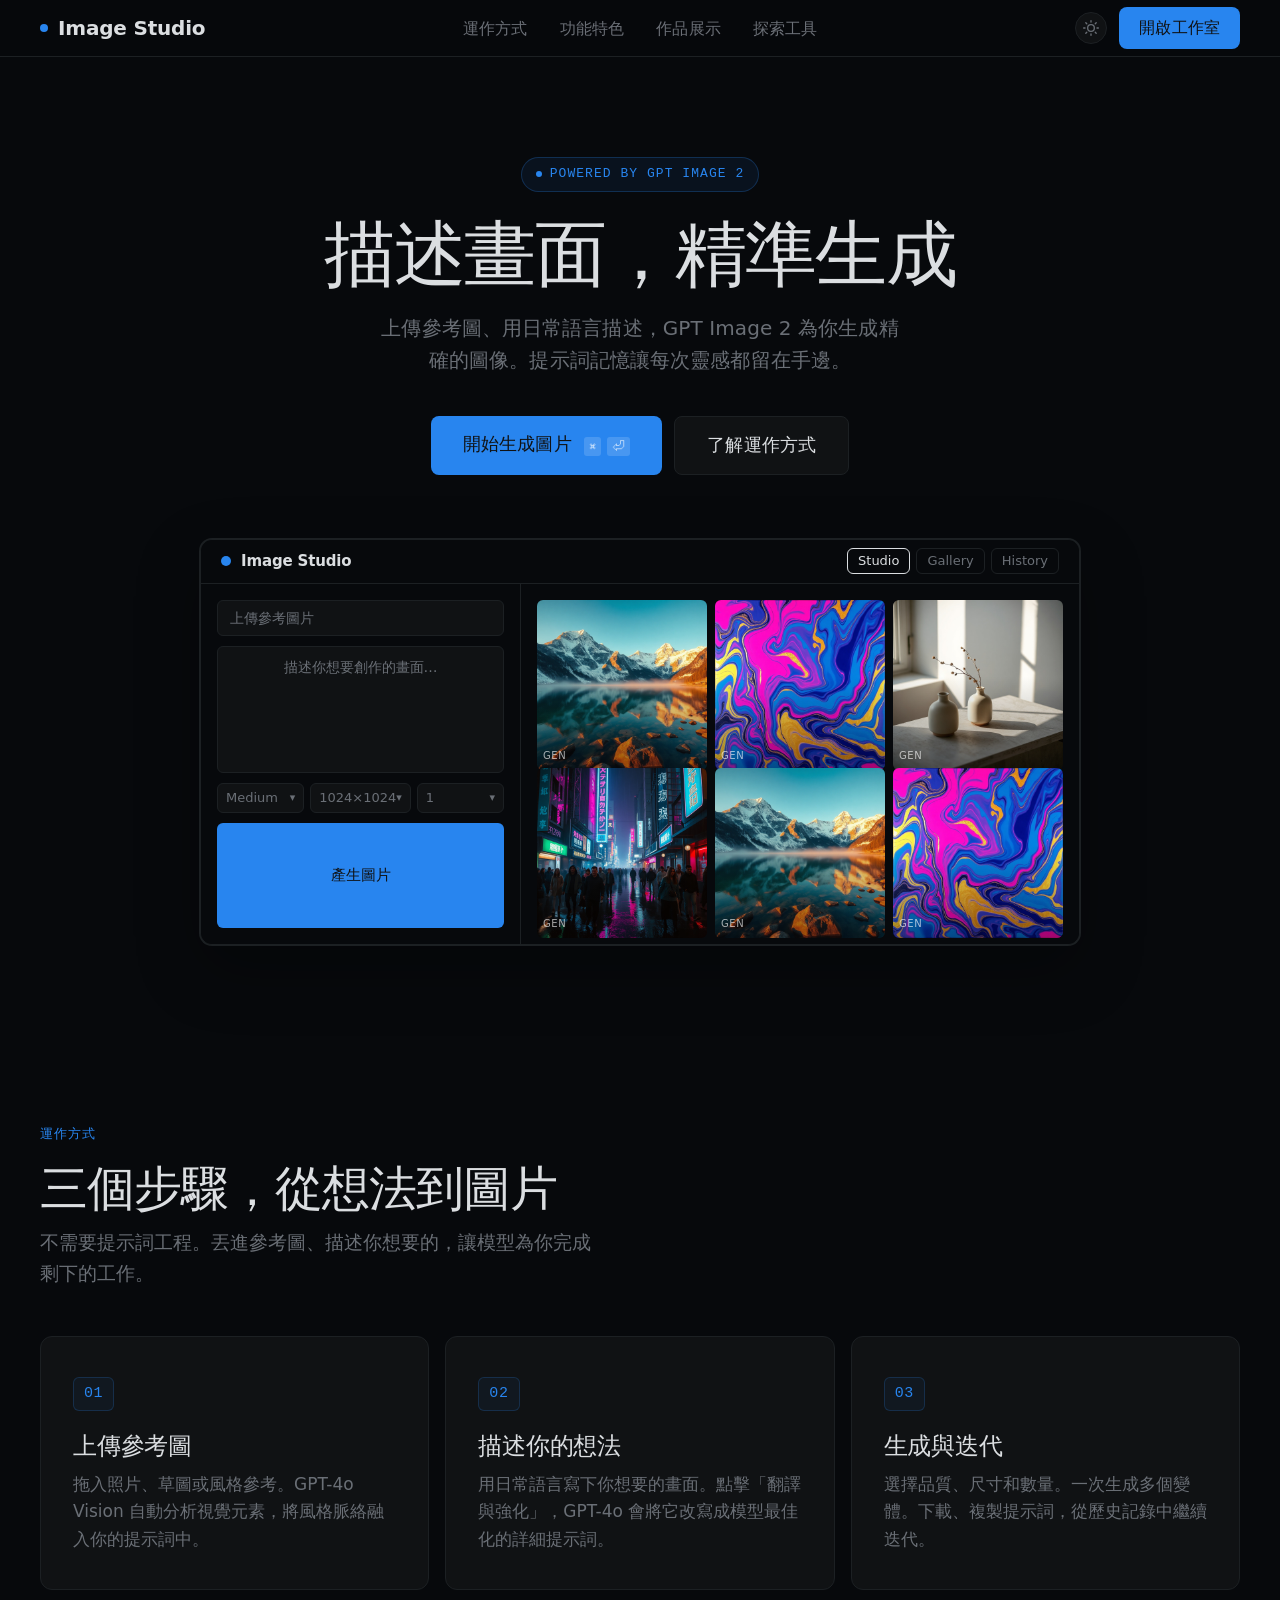
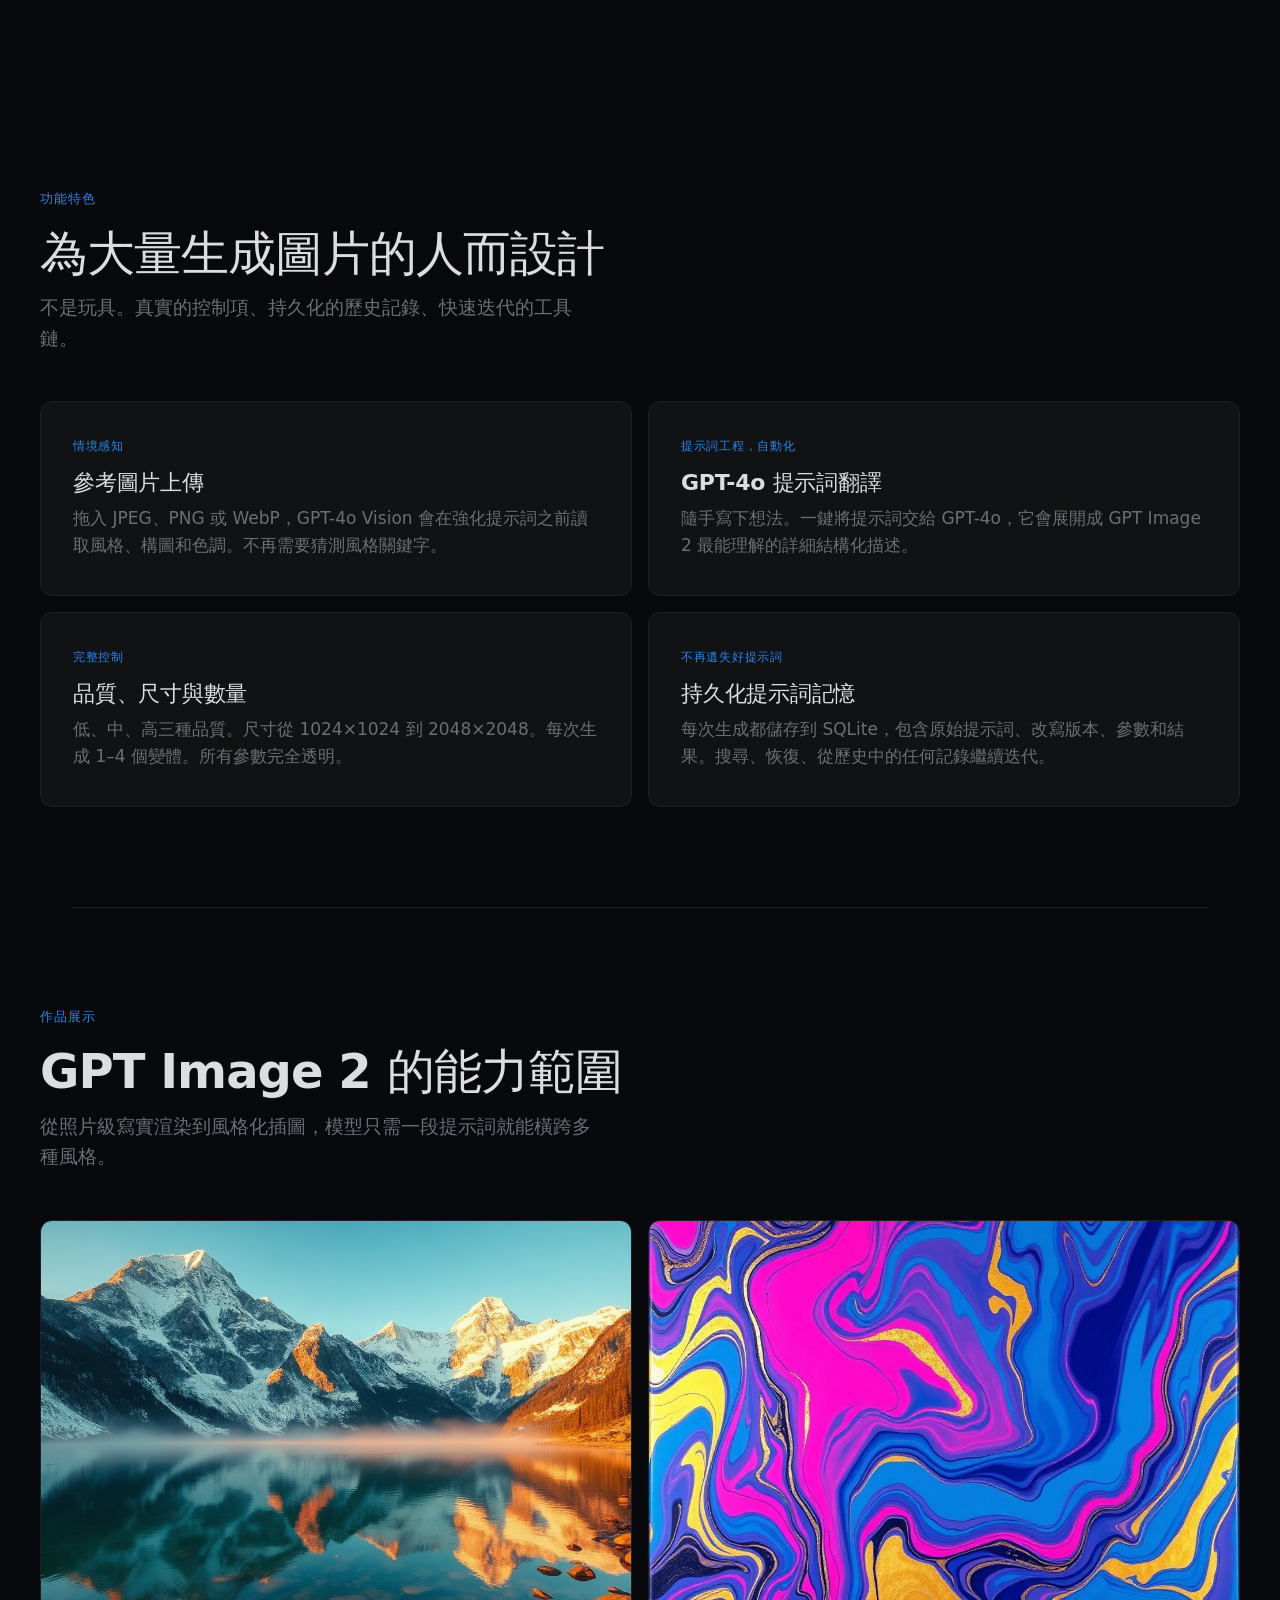
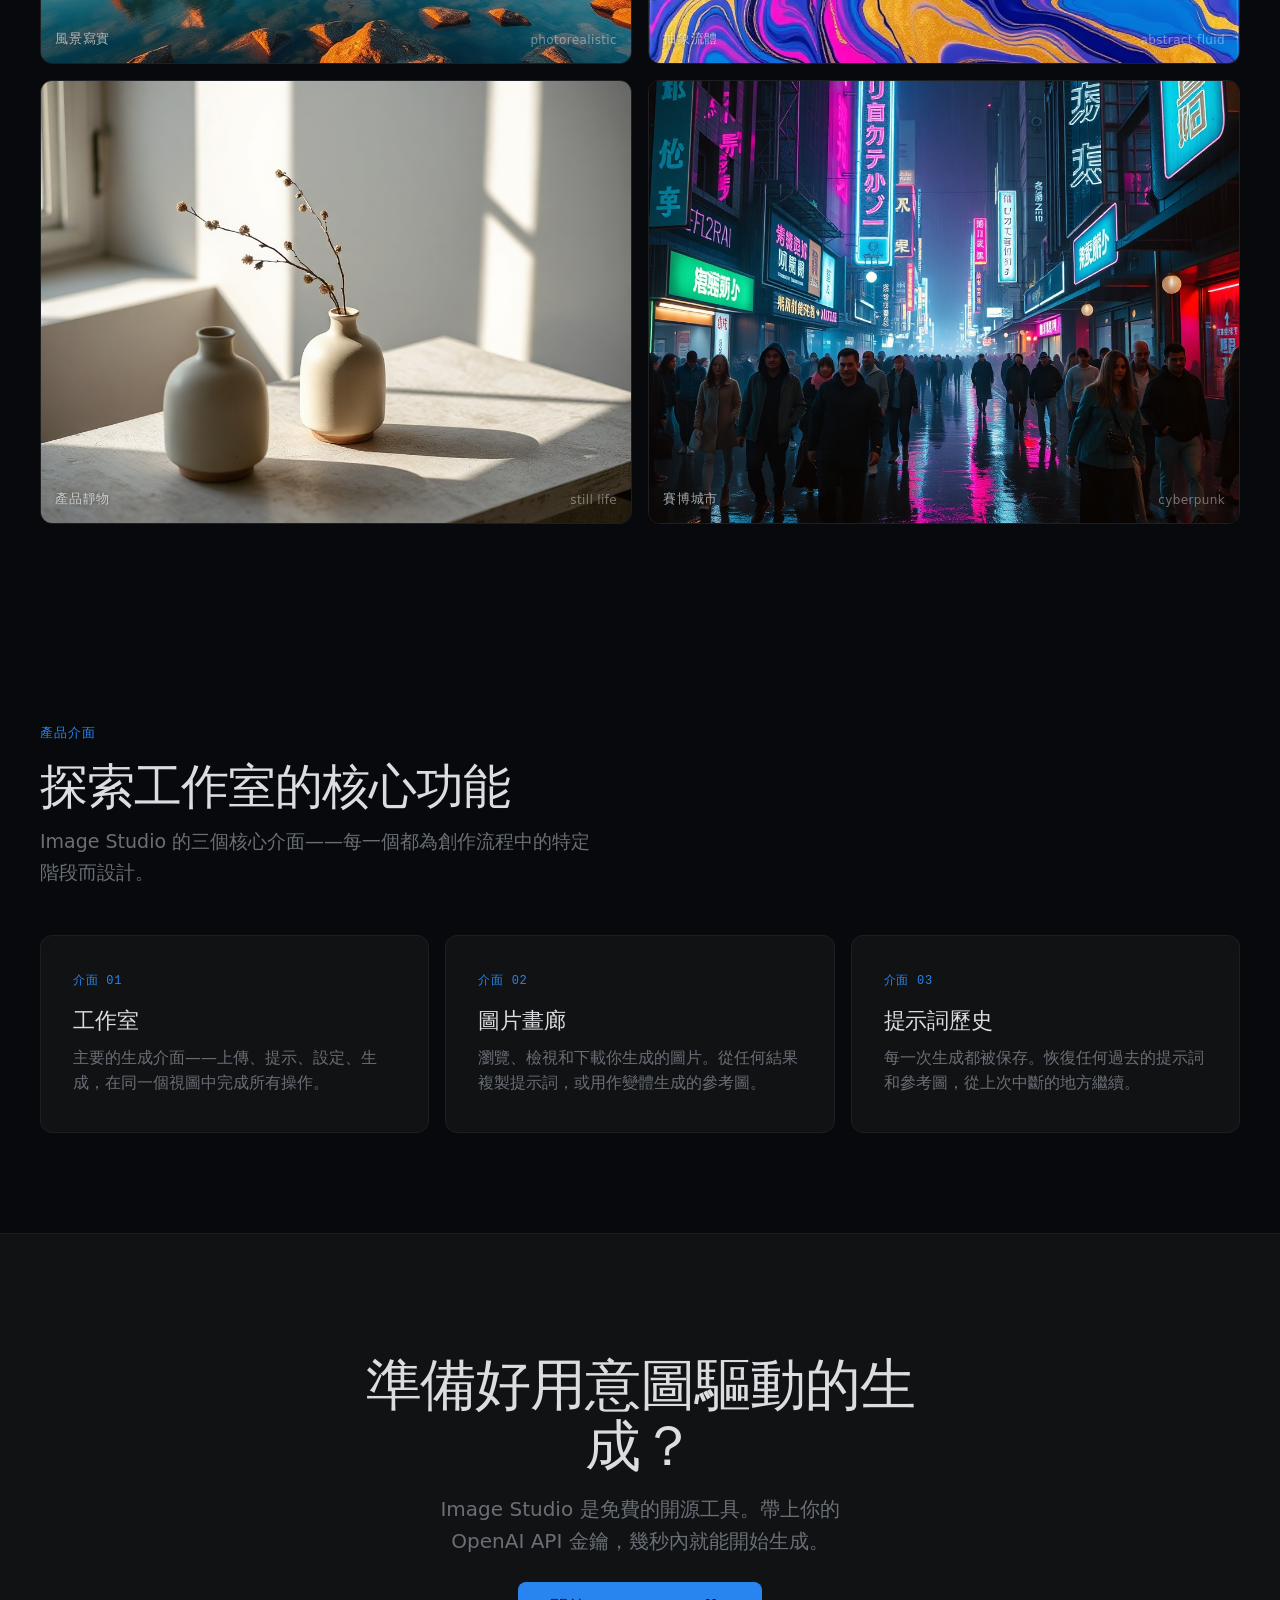
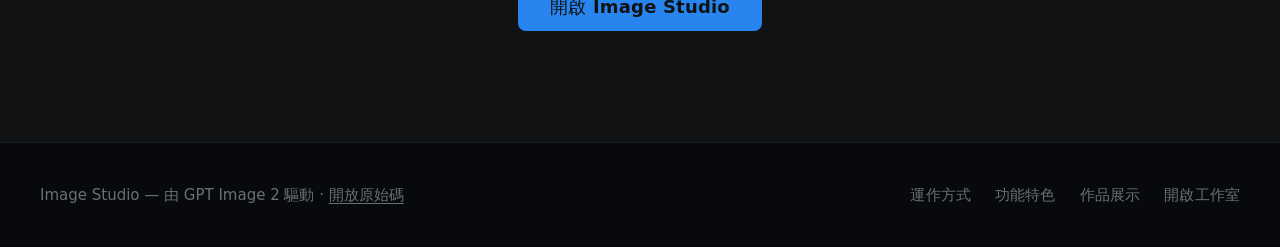
<file: templates/index.html>
<!doctype html>
<html lang="zh-TW" data-theme="dark">
<head>
<meta charset="utf-8" />
<meta name="viewport" content="width=device-width, initial-scale=1" />
<title>Image Studio — GPT Image 2 驅動的 AI 圖像生成工具</title>
<style>
/* ═══════════════════════════════════════════════════════════
   Modern Minimal — Linear / Vercel 風格
   統一全站設計語言：暗色預設 + 電藍 accent + system fonts
   ═══════════════════════════════════════════════════════════ */

:root {
  --bg:      oklch(14% 0.008 250);
  --surface: oklch(18% 0.006 250);
  --fg:      oklch(90% 0.005 250);
  --muted:   oklch(54% 0.012 250);
  --border:  oklch(24% 0.008 250);
  --accent:  oklch(62% 0.18 255);
  --success: oklch(62% 0.14 160);
  --danger:  oklch(55% 0.17 25);
  --star:    oklch(75% 0.18 80);

  --font-display: -apple-system, BlinkMacSystemFont, 'SF Pro Display', system-ui, sans-serif;
  --font-body:    -apple-system, BlinkMacSystemFont, 'SF Pro Text', system-ui, sans-serif;
  --font-mono:    ui-monospace, 'SF Mono', 'JetBrains Mono', Menlo, monospace;

  --radius-sm: 6px;
  --radius: 8px;
  --radius-lg: 12px;
  --max-width: 1200px;
  --ease: 0.25s cubic-bezier(0.22, 0.61, 0.36, 1);
}

[data-theme="light"] {
  --bg:      oklch(99% 0.002 240);
  --surface: oklch(100% 0 0);
  --fg:      oklch(18% 0.012 250);
  --muted:   oklch(54% 0.012 250);
  --border:  oklch(92% 0.005 250);
}

* { box-sizing: border-box; margin: 0; padding: 0; }

body {
  background: var(--bg);
  color: var(--fg);
  font: 18px/1.6 var(--font-body);
  -webkit-font-smoothing: antialiased;
  -moz-osx-font-smoothing: grayscale;
  transition: background var(--ease), color var(--ease);
}

/* ── Nav ──────────────────────────────────────────────── */
.nav {
  position: sticky;
  top: 0;
  z-index: 10;
  background: oklch(from var(--bg) l c h / 0.88);
  backdrop-filter: blur(16px);
  -webkit-backdrop-filter: blur(16px);
  border-bottom: 1px solid var(--border);
  padding: 0 32px;
}
.nav-inner {
  max-width: var(--max-width);
  margin: 0 auto;
  display: flex;
  align-items: center;
  justify-content: space-between;
  height: 56px;
}
.nav-wordmark {
  font-family: var(--font-display);
  font-size: 20px;
  font-weight: 590;
  letter-spacing: -0.01em;
  text-decoration: none;
  color: var(--fg);
  display: flex;
  align-items: center;
  gap: 10px;
}
.nav-wordmark .dot {
  width: 8px; height: 8px;
  border-radius: 50%;
  background: var(--accent);
}
.nav-links {
  display: flex;
  gap: 32px;
  align-items: center;
  list-style: none;
}
.nav-links a {
  font-size: 16px;
  font-weight: 510;
  color: var(--muted);
  text-decoration: none;
  letter-spacing: 0.01em;
  transition: color var(--ease);
}
.nav-links a:hover { color: var(--fg); }

.nav-actions {
  display: flex;
  align-items: center;
  gap: 12px;
}

.theme-toggle {
  width: 32px; height: 32px;
  border-radius: 50%;
  border: 1px solid var(--border);
  background: var(--surface);
  color: var(--muted);
  cursor: pointer;
  display: flex;
  align-items: center;
  justify-content: center;
  font-size: 17px;
  transition: border-color var(--ease), color var(--ease);
}
.theme-toggle:hover { border-color: var(--accent); color: var(--fg); }

.nav-cta {
  font-family: var(--font-body);
  font-size: 16px;
  font-weight: 590;
  padding: 8px 20px;
  border-radius: var(--radius);
  background: var(--accent);
  color: var(--surface);
  cursor: pointer;
  text-decoration: none;
  letter-spacing: 0.01em;
  transition: opacity var(--ease);
  white-space: nowrap;
}
.nav-cta:hover { opacity: 0.88; }

/* Mobile hamburger */
.nav-mobile-toggle {
  display: none;
  width: 36px; height: 36px;
  border: 1px solid var(--border);
  border-radius: var(--radius-sm);
  background: var(--surface);
  color: var(--muted);
  cursor: pointer;
  align-items: center;
  justify-content: center;
  font-size: 20px;
  transition: border-color var(--ease);
}
.nav-mobile-toggle:hover { border-color: var(--accent); }

.mobile-menu {
  display: none;
  position: fixed;
  inset: 56px 0 0 0;
  background: var(--bg);
  border-top: 1px solid var(--border);
  z-index: 20;
  padding: 24px 32px;
  flex-direction: column;
  gap: 4px;
}
.mobile-menu.open { display: flex; }
.mobile-menu a {
  font-size: 19px;
  font-weight: 510;
  color: var(--muted);
  text-decoration: none;
  padding: 12px 0;
  border-bottom: 1px solid var(--border);
  transition: color var(--ease);
}
.mobile-menu a:hover { color: var(--fg); }
.mobile-menu .mobile-cta {
  margin-top: 12px;
  display: block;
  text-align: center;
  padding: 14px 24px;
  border-radius: var(--radius);
  background: var(--accent);
  color: var(--surface);
  font-weight: 590;
  font-size: 17px;
}

/* ── Sections ─────────────────────────────────────────── */
.section {
  padding: 100px 32px;
}
.section-inner {
  max-width: var(--max-width);
  margin: 0 auto;
}
.section-label {
  font-family: var(--font-mono);
  font-size: 13px;
  text-transform: uppercase;
  letter-spacing: 0.08em;
  color: var(--accent);
  margin-bottom: 16px;
}
.section-header {
  margin-bottom: 8px;
}
.section-header h2 {
  font-family: var(--font-display);
  font-size: clamp(32px, 4.5vw, 48px);
  font-weight: 590;
  line-height: 1.12;
  letter-spacing: -0.02em;
  margin-bottom: 12px;
}
.section-header p {
  font-size: 19px;
  color: var(--muted);
  max-width: 560px;
  line-height: 1.6;
}

/* ── Hero ─────────────────────────────────────────────── */
.hero {
  padding: 100px 32px 80px;
  text-align: center;
}
.hero-tag {
  display: inline-flex;
  align-items: center;
  gap: 8px;
  font-family: var(--font-mono);
  font-size: 13px;
  text-transform: uppercase;
  letter-spacing: 0.08em;
  color: var(--accent);
  margin-bottom: 24px;
  padding: 6px 14px;
  border: 1px solid oklch(from var(--accent) l c h / 0.25);
  border-radius: 100px;
  background: oklch(from var(--accent) l c h / 0.08);
}
.hero-tag .pulse {
  width: 6px; height: 6px;
  border-radius: 50%;
  background: var(--accent);
  animation: pulse 2s ease-in-out infinite;
}
@keyframes pulse {
  0%, 100% { opacity: 1; }
  50% { opacity: 0.35; }
}
.hero h1 {
  font-family: var(--font-display);
  font-size: clamp(44px, 7vw, 72px);
  font-weight: 590;
  line-height: 1.06;
  letter-spacing: -0.025em;
  max-width: 800px;
  margin: 0 auto 20px;
}
.hero-sub {
  font-size: clamp(17px, 2vw, 20px);
  color: var(--muted);
  max-width: 520px;
  margin: 0 auto 40px;
  line-height: 1.6;
  letter-spacing: 0.005em;
}
.hero-actions {
  display: flex;
  gap: 12px;
  justify-content: center;
  flex-wrap: wrap;
}
.btn-primary {
  font-family: var(--font-body);
  font-size: 18px;
  font-weight: 590;
  padding: 14px 32px;
  border-radius: var(--radius);
  border: none;
  background: var(--accent);
  color: var(--surface);
  cursor: pointer;
  text-decoration: none;
  letter-spacing: 0.01em;
  transition: opacity var(--ease), transform var(--ease);
}
.btn-primary:hover { opacity: 0.88; transform: translateY(-1px); }
.btn-outline {
  font-family: var(--font-body);
  font-size: 18px;
  font-weight: 510;
  padding: 14px 32px;
  border-radius: var(--radius);
  border: 1px solid var(--border);
  background: var(--surface);
  color: var(--fg);
  cursor: pointer;
  text-decoration: none;
  letter-spacing: 0.01em;
  transition: border-color var(--ease), background var(--ease);
}
.btn-outline:hover { border-color: var(--fg); }

.btn-primary kbd {
  font-family: var(--font-mono);
  font-size: 13px;
  font-weight: 510;
  padding: 2px 5px;
  border-radius: 3px;
  background: oklch(100% 0 0 / 0.15);
  color: oklch(100% 0 0 / 0.7);
  margin-left: 6px;
  letter-spacing: 0;
}

/* ── Hero Visual — Studio mockup ──────────────────────── */
.hero-visual {
  margin-top: 64px;
  max-width: 880px;
  margin-left: auto;
  margin-right: auto;
  background: var(--surface);
  border: 1px solid var(--border);
  border-radius: var(--radius-lg);
  overflow: hidden;
  box-shadow: 0 0 0 1px var(--border), 0 24px 64px oklch(0% 0 0 / 0.3);
}
[data-theme="light"] .hero-visual {
  box-shadow: 0 0 0 1px var(--border), 0 16px 48px oklch(0% 0 0 / 0.08);
}

/* Mock topbar */
.mock-topbar {
  display: flex;
  align-items: center;
  justify-content: space-between;
  padding: 0 20px;
  height: 44px;
  border-bottom: 1px solid var(--border);
  background: var(--bg);
}
.mock-topbar-left {
  display: flex;
  align-items: center;
  gap: 10px;
}
.mock-dot { width: 10px; height: 10px; border-radius: 50%; background: var(--accent); }
.mock-wordmark {
  font-size: 15px;
  font-weight: 590;
  letter-spacing: -0.01em;
}
.mock-topbar-right {
  display: flex;
  gap: 6px;
}
.mock-pill {
  height: 26px;
  padding: 0 10px;
  border-radius: var(--radius-sm);
  border: 1px solid var(--border);
  font-size: 13px;
  display: flex;
  align-items: center;
  color: var(--muted);
}
.mock-pill.active {
  border-color: var(--fg);
  color: var(--fg);
}

/* Mock workspace */
.mock-workspace {
  display: flex;
  height: 360px;
}
.mock-panel-left {
  width: 320px;
  min-width: 320px;
  border-right: 1px solid var(--border);
  padding: 16px;
  display: flex;
  flex-direction: column;
  gap: 10px;
  background: var(--bg);
}
.mock-input {
  width: 100%;
  height: 36px;
  border: 1px solid var(--border);
  border-radius: var(--radius-sm);
  background: var(--surface);
  padding: 0 12px;
  font-size: 14px;
  color: var(--muted);
  display: flex;
  align-items: center;
}
.mock-textarea {
  flex: 1;
  border: 1px solid var(--border);
  border-radius: var(--radius-sm);
  background: var(--surface);
  padding: 10px 12px;
  font-size: 14px;
  color: var(--muted);
  line-height: 1.5;
}
.mock-controls {
  display: flex;
  gap: 6px;
}
.mock-select {
  flex: 1;
  height: 30px;
  border: 1px solid var(--border);
  border-radius: var(--radius-sm);
  background: var(--surface);
  padding: 0 8px;
  font-size: 13px;
  color: var(--muted);
  display: flex;
  align-items: center;
  justify-content: space-between;
}
.mock-btn {
  height: 36px;
  border-radius: var(--radius-sm);
  border: none;
  font-size: 15px;
  font-weight: 590;
  display: flex;
  align-items: center;
  justify-content: center;
  cursor: default;
}
.mock-btn.accent {
  background: var(--accent);
  color: var(--surface);
  flex: 1;
}

/* Mock gallery — generated images */
.mock-panel-right {
  flex: 1;
  padding: 16px;
  display: grid;
  grid-template-columns: 1fr 1fr 1fr;
  gap: 8px;
  background: var(--bg);
  overflow: hidden;
}
.mock-img {
  border-radius: var(--radius-sm);
  overflow: hidden;
  aspect-ratio: 1;
  position: relative;
  background: var(--surface);
}
.mock-img svg {
  width: 100%;
  height: 100%;
  display: block;
}
.mock-img::after {
  content: '';
  position: absolute;
  inset: 0;
  background: linear-gradient(to top, oklch(0% 0 0 / 0.35) 0%, transparent 55%);
}
.mock-img-tag {
  position: absolute;
  bottom: 6px; left: 6px;
  z-index: 1;
  font-size: 10px;
  font-weight: 510;
  color: oklch(100% 0 0 / 0.65);
  letter-spacing: 0.06em;
  text-transform: uppercase;
}

/* ── How It Works ─────────────────────────────────────── */
.steps {
  display: grid;
  grid-template-columns: repeat(3, 1fr);
  gap: 16px;
  margin-top: 48px;
}
.step {
  background: var(--surface);
  padding: 40px 32px 36px;
  border: 1px solid var(--border);
  border-radius: var(--radius-lg);
  transition: border-color var(--ease);
}
.step:hover { border-color: oklch(from var(--accent) l c h / 0.4); }
.step-num {
  font-family: var(--font-mono);
  font-size: 15px;
  color: var(--accent);
  margin-bottom: 20px;
  letter-spacing: 0.04em;
  display: inline-block;
  padding: 4px 10px;
  border: 1px solid oklch(from var(--accent) l c h / 0.2);
  border-radius: var(--radius-sm);
  background: oklch(from var(--accent) l c h / 0.06);
}
.step h3 {
  font-family: var(--font-display);
  font-size: 24px;
  font-weight: 590;
  margin-bottom: 10px;
  line-height: 1.25;
  letter-spacing: -0.01em;
}
.step p {
  font-size: 17px;
  color: var(--muted);
  line-height: 1.6;
}

/* ── Features ─────────────────────────────────────────── */
.features-grid {
  display: grid;
  grid-template-columns: repeat(2, 1fr);
  gap: 16px;
  margin-top: 48px;
}
.feature {
  background: var(--surface);
  padding: 36px 32px;
  border: 1px solid var(--border);
  border-radius: var(--radius-lg);
  transition: border-color var(--ease);
}
.feature:hover { border-color: oklch(from var(--accent) l c h / 0.4); }
.feature-kicker {
  font-family: var(--font-mono);
  font-size: 12px;
  text-transform: uppercase;
  letter-spacing: 0.06em;
  color: var(--accent);
  margin-bottom: 12px;
}
.feature h3 {
  font-family: var(--font-display);
  font-size: 22px;
  font-weight: 590;
  margin-bottom: 8px;
  line-height: 1.25;
  letter-spacing: -0.01em;
}
.feature p {
  font-size: 17px;
  color: var(--muted);
  line-height: 1.6;
}

/* ── Rhythm Break ─────────────────────────────────────── */
.rhythm-break {
  max-width: var(--max-width);
  margin: 0 auto;
  padding: 0 32px;
}
.rhythm-break-line {
  height: 1px;
  background: var(--border);
}

/* ── Showcase ─────────────────────────────────────────── */
.showcase-grid {
  display: grid;
  grid-template-columns: repeat(2, 1fr);
  gap: 16px;
  margin-top: 48px;
}
.showcase-item {
  aspect-ratio: 4 / 3;
  border-radius: var(--radius-lg);
  overflow: hidden;
  position: relative;
  border: 1px solid var(--border);
  transition: border-color var(--ease), transform var(--ease);
  cursor: default;
  background: var(--surface);
}
.showcase-item:hover {
  border-color: oklch(from var(--accent) l c h / 0.5);
  transform: translateY(-2px);
}
.showcase-item img.artwork {
  width: 100%;
  height: 100%;
  display: block;
  object-fit: cover;
}
.showcase-item .swatch-label {
  position: absolute;
  bottom: 12px; left: 14px;
  font-family: var(--font-mono);
  font-size: 13px;
  letter-spacing: 0.06em;
  color: oklch(100% 0 0 / 0.65);
  text-transform: uppercase;
  text-shadow: 0 1px 4px oklch(0% 0 0 / 0.4);
}
.showcase-item .swatch-sub {
  position: absolute;
  bottom: 12px; right: 14px;
  font-size: 12px;
  color: oklch(100% 0 0 / 0.4);
  letter-spacing: 0.03em;
}

/* ── App Screen Links ─────────────────────────────────── */
.app-links {
  display: grid;
  grid-template-columns: repeat(3, 1fr);
  gap: 16px;
  margin-top: 48px;
}
.app-link {
  background: var(--surface);
  border: 1px solid var(--border);
  border-radius: var(--radius-lg);
  padding: 36px 32px;
  text-decoration: none;
  color: var(--fg);
  transition: border-color var(--ease), background var(--ease);
}
.app-link:hover {
  border-color: var(--accent);
  background: oklch(from var(--accent) l c h / 0.03);
}
.app-link .app-kicker {
  font-family: var(--font-mono);
  font-size: 12px;
  text-transform: uppercase;
  letter-spacing: 0.06em;
  color: var(--accent);
  margin-bottom: 12px;
}
.app-link h3 {
  font-family: var(--font-display);
  font-size: 22px;
  font-weight: 590;
  margin-bottom: 8px;
  letter-spacing: -0.01em;
}
.app-link p {
  font-size: 16px;
  color: var(--muted);
  line-height: 1.55;
}

/* ── CTA Footer ───────────────────────────────────────── */
.cta-section {
  padding: 120px 32px;
  text-align: center;
  border-top: 1px solid var(--border);
  background: var(--surface);
}
.cta-section h2 {
  font-family: var(--font-display);
  font-size: clamp(36px, 5vw, 56px);
  font-weight: 590;
  line-height: 1.1;
  letter-spacing: -0.02em;
  max-width: 640px;
  margin: 0 auto 16px;
}
.cta-section p {
  font-size: 20px;
  color: var(--muted);
  max-width: 460px;
  margin: 0 auto 36px;
  line-height: 1.6;
}

/* ── Footer ───────────────────────────────────────────── */
.footer {
  border-top: 1px solid var(--border);
  padding: 40px 32px;
  background: var(--bg);
}
.footer-inner {
  max-width: var(--max-width);
  margin: 0 auto;
  display: flex;
  justify-content: space-between;
  align-items: center;
  font-size: 15px;
  color: var(--muted);
}
.footer-links {
  display: flex;
  gap: 24px;
  list-style: none;
}
.footer-links a {
  font-size: 15px;
  color: var(--muted);
  text-decoration: none;
  letter-spacing: 0.01em;
  transition: color var(--ease);
}
.footer-links a:hover { color: var(--fg); }

/* ── Responsive ───────────────────────────────────────── */
@media (max-width: 860px) {
  .nav-links, .nav-cta, .theme-toggle { display: none; }
  .nav-mobile-toggle { display: flex; }
  .section { padding: 64px 20px; }
  .hero { padding: 64px 20px 48px; }
  .hero h1 { font-size: 38px; }
  .steps { grid-template-columns: 1fr; }
  .features-grid { grid-template-columns: 1fr; }
  .showcase-grid { grid-template-columns: 1fr; }
  .showcase-item { aspect-ratio: 16/9; }
  .app-links { grid-template-columns: 1fr; }
  .mock-panel-left { width: 200px; min-width: 200px; }
  .mock-panel-right { grid-template-columns: 1fr 1fr; }
  .cta-section { padding: 80px 20px; }
  .rhythm-break { padding: 0 20px; }
  .footer-inner { flex-direction: column; gap: 16px; text-align: center; }
  .footer-links { flex-wrap: wrap; justify-content: center; }
}
@media (max-width: 480px) {
  .mock-workspace { flex-direction: column; height: auto; }
  .mock-panel-left { width: 100%; min-width: 0; border-right: none; border-bottom: 1px solid var(--border); }
  .mock-panel-right { grid-template-columns: 1fr 1fr; padding: 12px; }
  .showcase-grid { grid-template-columns: 1fr; }
  .showcase-item { aspect-ratio: 4/3; }
  .hero h1 { font-size: 32px; }
  .nav { padding: 0 16px; }
  .step { padding: 28px 24px; }
  .feature { padding: 28px 24px; }
}
</style>
</head>
<body>

<nav class="nav">
  <div class="nav-inner">
    <a href="/" class="nav-wordmark">
      <span class="dot"></span>Image Studio
    </a>
    <ul class="nav-links">
      <li><a href="#how-it-works">運作方式</a></li>
      <li><a href="#features">功能特色</a></li>
      <li><a href="#showcase">作品展示</a></li>
      <li><a href="#app">探索工具</a></li>
    </ul>
    <div class="nav-actions">
      <button class="theme-toggle" id="theme-toggle" aria-label="切換主題">
        <svg id="theme-icon-sun" width="16" height="16" viewBox="0 0 24 24" fill="none" stroke="currentColor" stroke-width="2" stroke-linecap="round" stroke-linejoin="round"><circle cx="12" cy="12" r="5"/><line x1="12" y1="1" x2="12" y2="3"/><line x1="12" y1="21" x2="12" y2="23"/><line x1="4.22" y1="4.22" x2="5.64" y2="5.64"/><line x1="18.36" y1="18.36" x2="19.78" y2="19.78"/><line x1="1" y1="12" x2="3" y2="12"/><line x1="21" y1="12" x2="23" y2="12"/><line x1="4.22" y1="19.78" x2="5.64" y2="18.36"/><line x1="18.36" y1="5.64" x2="19.78" y2="4.22"/></svg>
        <svg id="theme-icon-moon" width="16" height="16" viewBox="0 0 24 24" fill="none" stroke="currentColor" stroke-width="2" stroke-linecap="round" stroke-linejoin="round" style="display:none"><path d="M21 12.79A9 9 0 1 1 11.21 3 7 7 0 0 0 21 12.79z"/></svg>
      </button>
      <a href="/studio" class="nav-cta">開啟工作室</a>
    </div>
    <button class="nav-mobile-toggle" id="mobile-toggle" aria-label="選單">☰</button>
  </div>
</nav>

<div class="mobile-menu" id="mobile-menu">
  <a href="#how-it-works">運作方式</a>
  <a href="#features">功能特色</a>
  <a href="#showcase">作品展示</a>
  <a href="#app">探索工具</a>
  <a href="/studio" class="mobile-cta">開啟工作室</a>
</div>

<section class="hero">
  <div class="hero-tag">
    <span class="pulse"></span>
    Powered by GPT Image 2
  </div>
  <h1>描述畫面，精準生成</h1>
  <p class="hero-sub">上傳參考圖、用日常語言描述，GPT Image 2 為你生成精確的圖像。提示詞記憶讓每次靈感都留在手邊。</p>
  <div class="hero-actions">
    <a href="/studio" class="btn-primary">開始生成圖片 <kbd>⌘</kbd><kbd>⏎</kbd></a>
    <a href="#how-it-works" class="btn-outline">了解運作方式</a>
  </div>

  <div class="hero-visual">
    <div class="mock-topbar">
      <div class="mock-topbar-left">
        <span class="mock-dot"></span>
        <span class="mock-wordmark">Image Studio</span>
      </div>
      <div class="mock-topbar-right">
        <span class="mock-pill active">Studio</span>
        <span class="mock-pill">Gallery</span>
        <span class="mock-pill">History</span>
      </div>
    </div>
    <div class="mock-workspace">
      <div class="mock-panel-left">
        <div class="mock-input">上傳參考圖片</div>
        <div class="mock-textarea">描述你想要創作的畫面…</div>
        <div class="mock-controls">
          <span class="mock-select">Medium<span style="font-size:11px">▾</span></span>
          <span class="mock-select">1024×1024<span style="font-size:11px">▾</span></span>
          <span class="mock-select">1<span style="font-size:11px">▾</span></span>
        </div>
        <div class="mock-btn accent">產生圖片</div>
      </div>
      <div class="mock-panel-right">
        <div class="mock-img"><img src="/static/image-fal-ai-flux-schnell-mqc0b2r7.jpg" alt="" style="width:100%;height:100%;object-fit:cover;display:block" /><span class="mock-img-tag">gen</span></div>
        <div class="mock-img"><img src="/static/image-fal-ai-flux-schnell-mqc0b7kd.jpg" alt="" style="width:100%;height:100%;object-fit:cover;display:block" /><span class="mock-img-tag">gen</span></div>
        <div class="mock-img"><img src="/static/image-fal-ai-flux-schnell-mqc0bbsi.jpg" alt="" style="width:100%;height:100%;object-fit:cover;display:block" /><span class="mock-img-tag">gen</span></div>
        <div class="mock-img"><img src="/static/image-fal-ai-flux-schnell-mqc0bfuu.jpg" alt="" style="width:100%;height:100%;object-fit:cover;display:block" /><span class="mock-img-tag">gen</span></div>
        <div class="mock-img"><img src="/static/image-fal-ai-flux-schnell-mqc0b2r7.jpg" alt="" style="width:100%;height:100%;object-fit:cover;display:block" /><span class="mock-img-tag">gen</span></div>
        <div class="mock-img"><img src="/static/image-fal-ai-flux-schnell-mqc0b7kd.jpg" alt="" style="width:100%;height:100%;object-fit:cover;display:block" /><span class="mock-img-tag">gen</span></div>
      </div>
    </div>
  </div>
</section>

<section class="section" id="how-it-works">
  <div class="section-inner">
    <div class="section-header">
      <div class="section-label">運作方式</div>
      <h2>三個步驟，從想法到圖片</h2>
      <p>不需要提示詞工程。丟進參考圖、描述你想要的，讓模型為你完成剩下的工作。</p>
    </div>
    <div class="steps">
      <div class="step" data-od-id="step-upload">
        <div class="step-num">01</div>
        <h3>上傳參考圖</h3>
        <p>拖入照片、草圖或風格參考。GPT-4o Vision 自動分析視覺元素，將風格脈絡融入你的提示詞中。</p>
      </div>
      <div class="step" data-od-id="step-describe">
        <div class="step-num">02</div>
        <h3>描述你的想法</h3>
        <p>用日常語言寫下你想要的畫面。點擊「翻譯與強化」，GPT-4o 會將它改寫成模型最佳化的詳細提示詞。</p>
      </div>
      <div class="step" data-od-id="step-generate">
        <div class="step-num">03</div>
        <h3>生成與迭代</h3>
        <p>選擇品質、尺寸和數量。一次生成多個變體。下載、複製提示詞，從歷史記錄中繼續迭代。</p>
      </div>
    </div>
  </div>
</section>

<section class="section" id="features">
  <div class="section-inner">
    <div class="section-header">
      <div class="section-label">功能特色</div>
      <h2>為大量生成圖片的人而設計</h2>
      <p>不是玩具。真實的控制項、持久化的歷史記錄、快速迭代的工具鏈。</p>
    </div>
    <div class="features-grid">
      <div class="feature" data-od-id="feature-reference">
        <div class="feature-kicker">情境感知</div>
        <h3>參考圖片上傳</h3>
        <p>拖入 JPEG、PNG 或 WebP，GPT-4o Vision 會在強化提示詞之前讀取風格、構圖和色調。不再需要猜測風格關鍵字。</p>
      </div>
      <div class="feature" data-od-id="feature-enhance">
        <div class="feature-kicker">提示詞工程，自動化</div>
        <h3>GPT-4o 提示詞翻譯</h3>
        <p>隨手寫下想法。一鍵將提示詞交給 GPT-4o，它會展開成 GPT Image 2 最能理解的詳細結構化描述。</p>
      </div>
      <div class="feature" data-od-id="feature-control">
        <div class="feature-kicker">完整控制</div>
        <h3>品質、尺寸與數量</h3>
        <p>低、中、高三種品質。尺寸從 1024×1024 到 2048×2048。每次生成 1–4 個變體。所有參數完全透明。</p>
      </div>
      <div class="feature" data-od-id="feature-memory">
        <div class="feature-kicker">不再遺失好提示詞</div>
        <h3>持久化提示詞記憶</h3>
        <p>每次生成都儲存到 SQLite，包含原始提示詞、改寫版本、參數和結果。搜尋、恢復、從歷史中的任何記錄繼續迭代。</p>
      </div>
    </div>
  </div>
</section>

<div class="rhythm-break" data-od-id="rhythm-break">
  <div class="rhythm-break-line"></div>
</div>

<section class="section" id="showcase">
  <div class="section-inner">
    <div class="section-header">
      <div class="section-label">作品展示</div>
      <h2>GPT Image 2 的能力範圍</h2>
      <p>從照片級寫實渲染到風格化插圖，模型只需一段提示詞就能橫跨多種風格。</p>
    </div>
    <div class="showcase-grid">
      <div class="showcase-item" data-od-id="showcase-landscape">
        <img class="artwork" src="/static/image-fal-ai-flux-schnell-mqc0b2r7.jpg" alt="AI 生成的山水風景——金色時刻的高山湖泊" loading="lazy" />
        <span class="swatch-label">風景寫實</span>
        <span class="swatch-sub">photorealistic</span>
      </div>
      <div class="showcase-item" data-od-id="showcase-abstract">
        <img class="artwork" src="/static/image-fal-ai-flux-schnell-mqc0b7kd.jpg" alt="AI 生成的抽象流體藝術——流動的色彩紋理" loading="lazy" />
        <span class="swatch-label">抽象流體</span>
        <span class="swatch-sub">abstract fluid</span>
      </div>
      <div class="showcase-item" data-od-id="showcase-product">
        <img class="artwork" src="/static/image-fal-ai-flux-schnell-mqc0bbsi.jpg" alt="AI 生成的產品靜物攝影——北歐風格陶瓷花瓶" loading="lazy" />
        <span class="swatch-label">產品靜物</span>
        <span class="swatch-sub">still life</span>
      </div>
      <div class="showcase-item" data-od-id="showcase-cyberpunk">
        <img class="artwork" src="/static/image-fal-ai-flux-schnell-mqc0bfuu.jpg" alt="AI 生成的賽博龐克城市夜景——霓虹雨夜街景" loading="lazy" />
        <span class="swatch-label">賽博城市</span>
        <span class="swatch-sub">cyberpunk</span>
      </div>
    </div>
  </div>
</section>

<section class="section" id="app">
  <div class="section-inner">
    <div class="section-header">
      <div class="section-label">產品介面</div>
      <h2>探索工作室的核心功能</h2>
      <p>Image Studio 的三個核心介面——每一個都為創作流程中的特定階段而設計。</p>
    </div>
    <div class="app-links">
      <a href="/studio" class="app-link" data-od-id="app-studio">
        <div class="app-kicker">介面 01</div>
        <h3>工作室</h3>
        <p>主要的生成介面——上傳、提示、設定、生成，在同一個視圖中完成所有操作。</p>
      </a>
      <a href="/gallery" class="app-link" data-od-id="app-gallery">
        <div class="app-kicker">介面 02</div>
        <h3>圖片畫廊</h3>
        <p>瀏覽、檢視和下載你生成的圖片。從任何結果複製提示詞，或用作變體生成的參考圖。</p>
      </a>
      <a href="/history-view" class="app-link" data-od-id="app-history">
        <div class="app-kicker">介面 03</div>
        <h3>提示詞歷史</h3>
        <p>每一次生成都被保存。恢復任何過去的提示詞和參考圖，從上次中斷的地方繼續。</p>
      </a>
    </div>
  </div>
</section>

<section class="cta-section" data-od-id="cta">
  <h2>準備好用意圖驅動的生成？</h2>
  <p>Image Studio 是免費的開源工具。帶上你的 OpenAI API 金鑰，幾秒內就能開始生成。</p>
  <a href="/studio" class="btn-primary">開啟 Image Studio</a>
</section>

<footer class="footer">
  <div class="footer-inner">
    <span>Image Studio — 由 GPT Image 2 驅動 &middot; <a href="https://github.com" style="color:var(--muted);text-decoration:underline;text-underline-offset:3px">開放原始碼</a></span>
    <ul class="footer-links">
      <li><a href="#how-it-works">運作方式</a></li>
      <li><a href="#features">功能特色</a></li>
      <li><a href="#showcase">作品展示</a></li>
      <li><a href="/studio">開啟工作室</a></li>
    </ul>
  </div>
</footer>

<script>
// Theme toggle
const html = document.documentElement;
const toggle = document.getElementById('theme-toggle');
const iconSun = document.getElementById('theme-icon-sun');
const iconMoon = document.getElementById('theme-icon-moon');

function loadTheme() {
  const saved = localStorage.getItem('image-studio-theme');
  if (saved === 'light' || saved === 'dark') {
    html.setAttribute('data-theme', saved);
  }
  updateIcon();
}
function updateIcon() {
  const isDark = html.getAttribute('data-theme') === 'dark';
  iconSun.style.display = isDark ? '' : 'none';
  iconMoon.style.display = isDark ? 'none' : '';
}
toggle.addEventListener('click', () => {
  const next = html.getAttribute('data-theme') === 'dark' ? 'light' : 'dark';
  html.setAttribute('data-theme', next);
  localStorage.setItem('image-studio-theme', next);
  updateIcon();
});

// Mobile menu
const mobileToggle = document.getElementById('mobile-toggle');
const mobileMenu = document.getElementById('mobile-menu');
mobileToggle.addEventListener('click', () => {
  mobileMenu.classList.toggle('open');
  mobileToggle.textContent = mobileMenu.classList.contains('open') ? '✕' : '☰';
});
mobileMenu.querySelectorAll('a').forEach(link => {
  link.addEventListener('click', () => {
    mobileMenu.classList.remove('open');
    mobileToggle.textContent = '☰';
  });
});

// Smooth scroll for anchor links
document.querySelectorAll('a[href^="#"]').forEach(anchor => {
  anchor.addEventListener('click', function(e) {
    e.preventDefault();
    const target = document.querySelector(this.getAttribute('href'));
    if (target) {
      target.scrollIntoView({ behavior: 'smooth', block: 'start' });
    }
  });
});

loadTheme();
</script>
</body>
</html>
</file>
